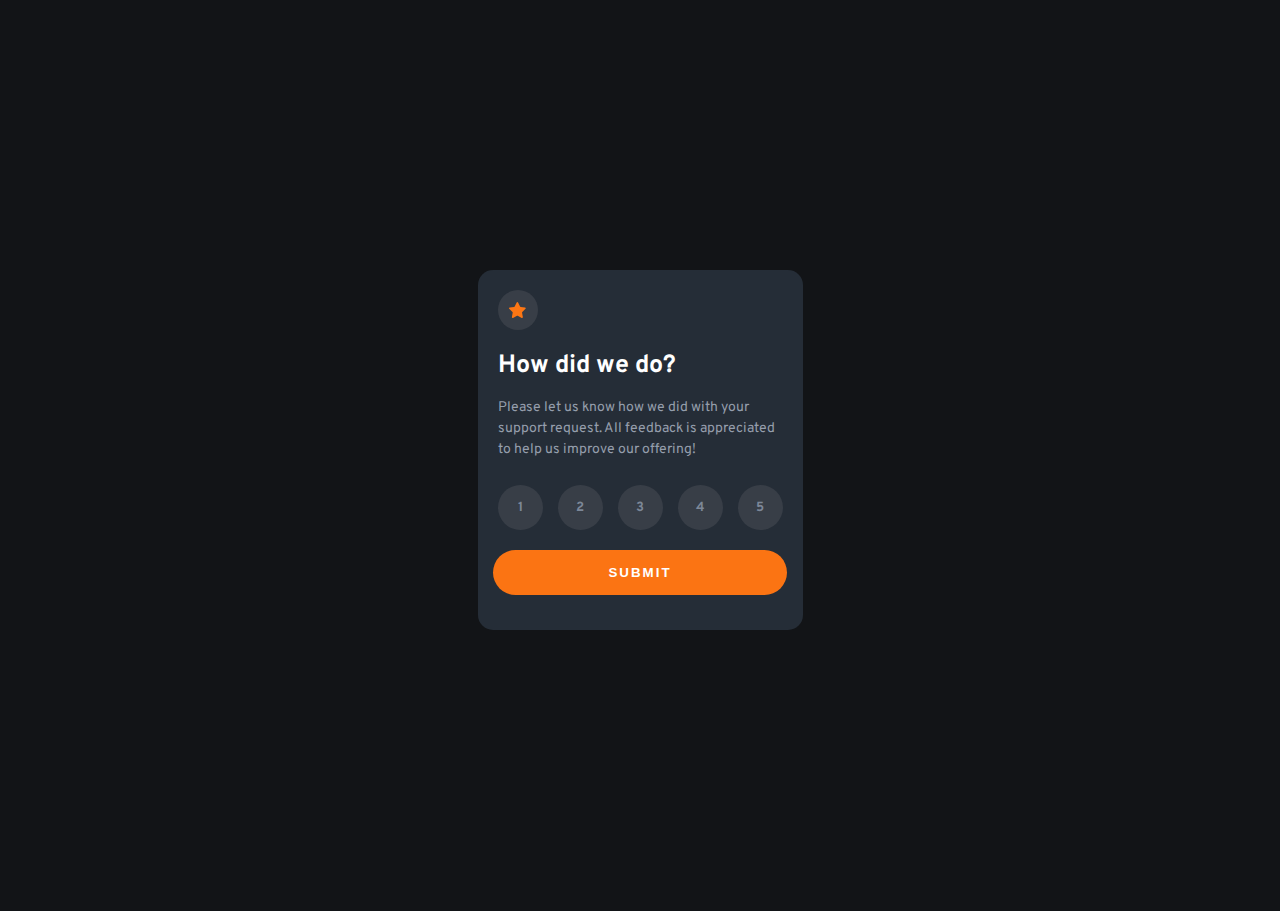
<file: Interactive Rating Component Challenge/index.html>
<!DOCTYPE html>
<html lang="en">
<head>
    <meta charset="UTF-8">
    <meta http-equiv="X-UA-Compatible" content="IE=edge">
    <meta name="viewport" content="width=device-width, initial-scale=1.0">
    <title>Interactive Rating Component</title>

    <!-- google-fonts -->
    <link rel="preconnect" href="https://fonts.googleapis.com">
    <link rel="preconnect" href="https://fonts.gstatic.com" crossorigin>
    <link href="https://fonts.googleapis.com/css2?family=Overpass:wght@400;700&display=swap" rel="stylesheet">

    <link rel="stylesheet" href="style.css">

    <link rel="shortcut icon" href="./images/favicon-32x32.png" type="image/x-icon">
</head>
<body>

    <div class="card-container container">
        <div class="first-scene scene-active">
            <div class="icon">
                <img src="./images/icon-star.svg" class="star-icon">
            </div>

            <div class="content">
                <h1 class="content-title">How did we do?</h1>

                <p class="content-paragraph">
                    Please let us know how we did with your support request. All feedback is appreciated to help us improve our offering!
                </p>
            </div>

            <div class="bottom">
                <div class="buttons">
                    <button class="btn" value="1">1</button>
                    <button class="btn" value="2">2</button>
                    <button class="btn" value="3">3</button>
                    <button class="btn" value="4">4</button>
                    <button class="btn" value="5">5</button>
                </div>
    
                <div class="submit">
                    <button class="submit-button">SUBMIT</button>
                </div>
            </div>
        </div>
        <div class="second-scene">

            <div class="image">
                <img src="./images/illustration-thank-you.svg">
            </div>

            <div class="selected">
                <p class="selected-text">You selected 4 out of 5</p>
            </div>

            <div class="second-content">
                <h1 class="content-title">Thank You!</h1>

                <p class="content-paragraph">We appreciate you taking the time to give a rating. If you ever need more support, don’t hesitate to get in touch!</p>
            </div>
        </div>
    </div>
    


    <script src="app.js"></script>
</body>
</html>
</file>
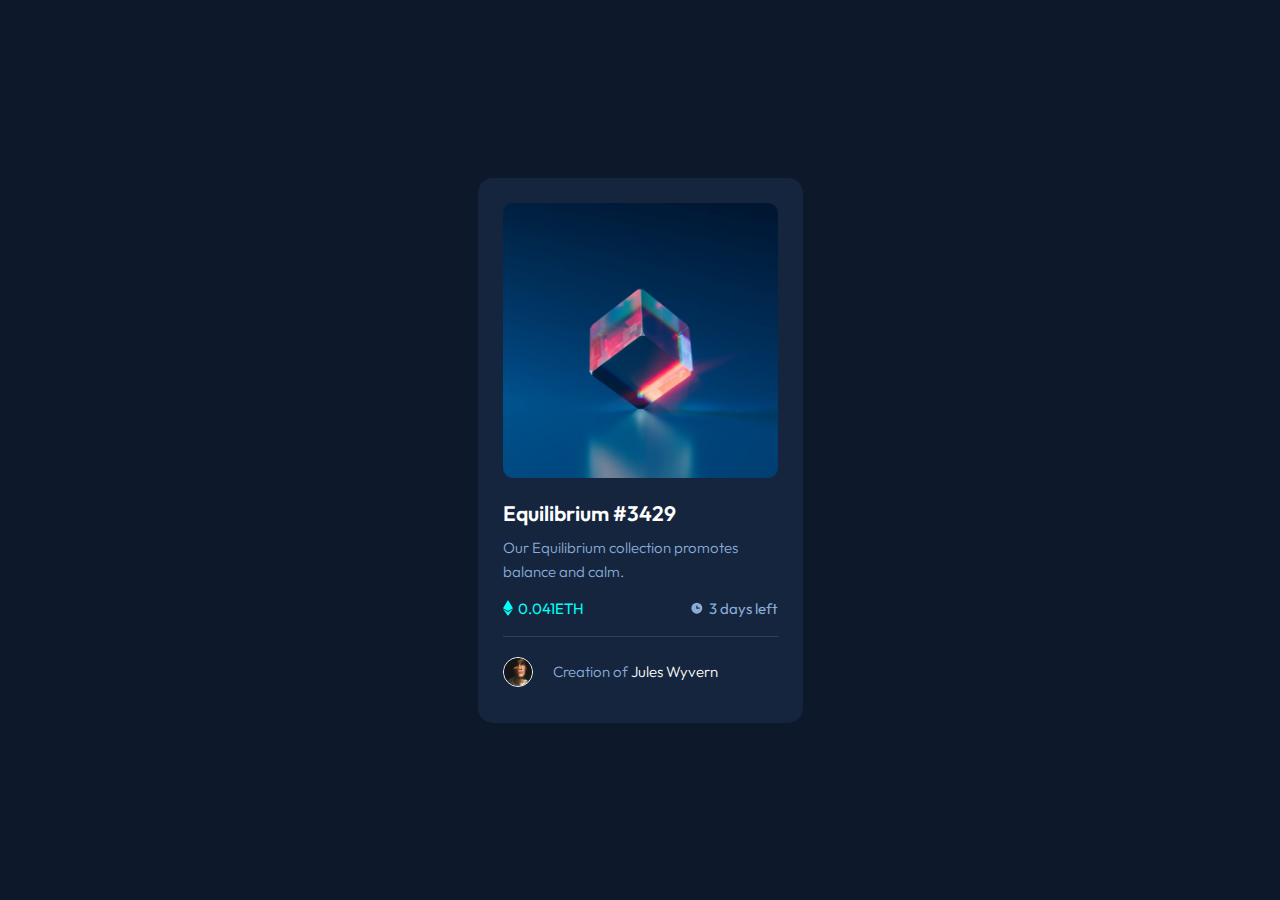
<file: NFT Card Component Challenge/index.html>
<!DOCTYPE html>
<html lang="en">
<head>
    <meta charset="UTF-8">
    <meta http-equiv="X-UA-Compatible" content="IE=edge">
    <meta name="viewport" content="width=device-width, initial-scale=1.0">
    <title>NFT Card Component</title>

    <link rel="shortcut icon" href="./images/favicon-32x32.png" type="image/x-icon">

    <link rel="stylesheet" href="style.css">

    <link rel="preconnect" href="https://fonts.googleapis.com">
    <link rel="preconnect" href="https://fonts.gstatic.com" crossorigin>
    <link href="https://fonts.googleapis.com/css2?family=Outfit:wght@300;400;600&display=swap" rel="stylesheet">

</head>
<body>
    <div class="card container">

        <div class="card-image">
            <img src="./images/image-equilibrium.jpg">
            <div class="overlay"></div>
            <div class="icon">
                <img src="./images/icon-view.svg" class="view">
            </div>
        </div>

        <div class="card-content">
            <div class="content-top">
                <h3 class="title">Equilibrium #3429</h3>

                <p class="content">Our Equilibrium collection promotes balance and calm.</p>

                <div class="flex">
                    <div class="eth flex">
                        <img src="./images/icon-ethereum.svg" class="icon-eth">
                        <p class="eth-data">0.041ETH</p>
                    </div>

                    <div class="time flex">
                        <img src="./images/icon-clock.svg" class="icon-clock">
                        <p class="time-data">3 days left</p>
                    </div>
                </div>
            </div>

            <div class="content-bottom">
                <img src="./images/image-avatar.png" class="avatar">
                <p class="bottom-data">
                    Creation of <span class="white">Jules Wyvern</span>
                </p>
            </div>
        </div>

    </div>
</body>
</html>
</file>
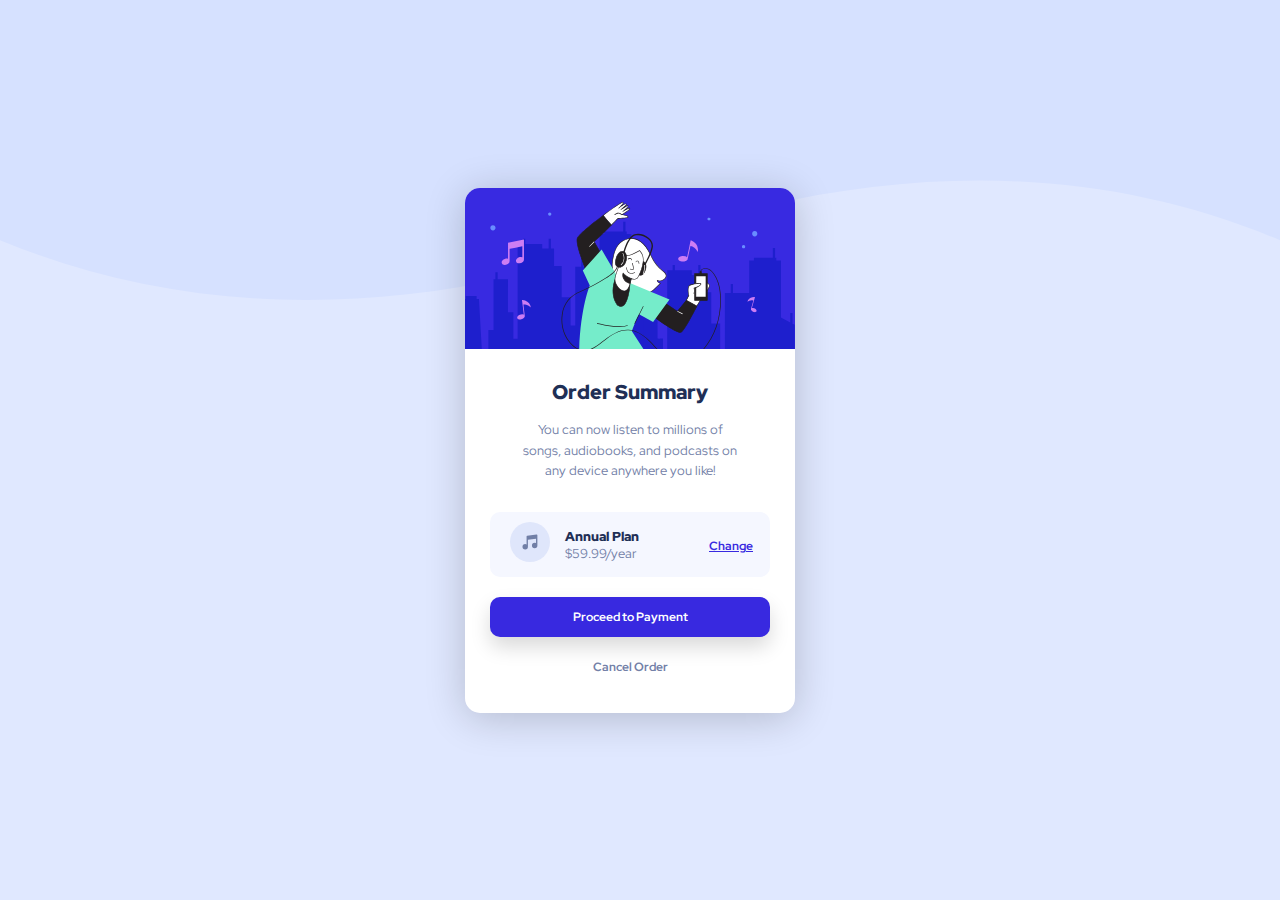
<file: Order Summary Component Challenge/index.html>
<!DOCTYPE html>
<html lang="en">
<head>
    <meta charset="UTF-8">
    <meta http-equiv="X-UA-Compatible" content="IE=edge">
    <meta name="viewport" content="width=device-width, initial-scale=1.0">
    <title>Order Summary Component</title>

    <link rel="shortcut icon" href="./images/favicon-32x32.png" type="image/x-icon">

    <link rel="stylesheet" href="style.css">

    <link rel="preconnect" href="https://fonts.googleapis.com">
    <link rel="preconnect" href="https://fonts.gstatic.com" crossorigin>
    <link href="https://fonts.googleapis.com/css2?family=Red+Hat+Display:wght@500;700;900&display=swap" rel="stylesheet">

</head>
<body>
    
    <div class="card-container">
        <div class="card-image">
            <img src="./images/illustration-hero.svg" class="hero-img">
        </div>

        <div class="card-content container">
            <h2 class="title">Order Summary</h2>

            <p class="content-paragraph">
                You can now listen to millions of songs, audiobooks, and podcasts on any device anywhere you like!
            </p>

            <div class="plan">
                <div class="icon">
                    <img src="./images/icon-music.svg" class="music-icon">
                </div>

                <div class="details">
                    <div class="details-title">
                        <h5>Annual Plan</h5>
                    </div>
                    <div class="details-content">
                        <p>$59.99/year</p>
                    </div>
                </div>

                <div class="change">
                    <a href="#" class="change-link">Change</a>
                </div>
            </div>

            <div class="buttons">
                <button class="btn btn-primary">Proceed to Payment</button>
                <button class="btn">Cancel Order</button>
            </div>

        </div>
    </div>

</body>
</html>
</file>
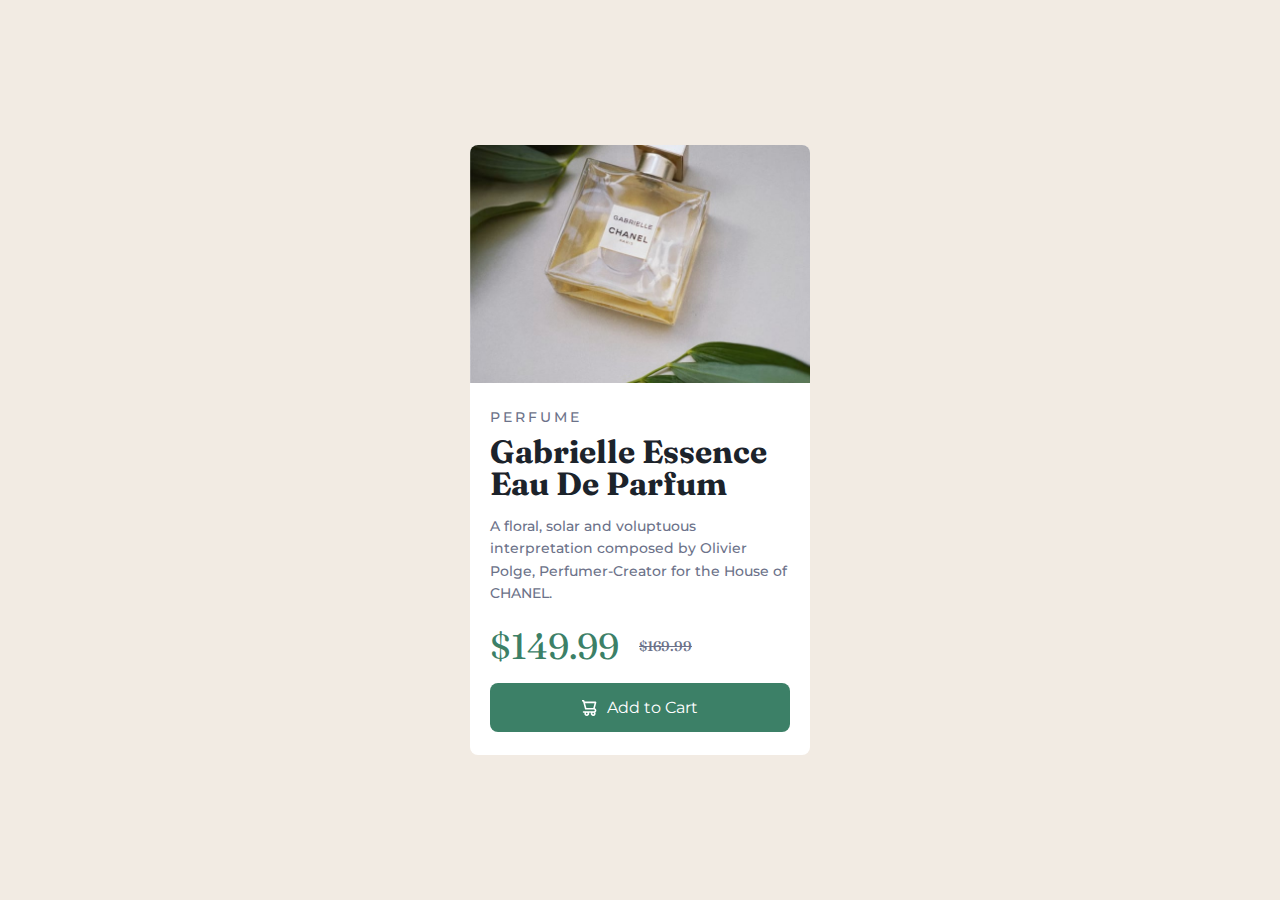
<file: Product Preview Card Challenge/index.html>
<!DOCTYPE html>
<html lang="en">
<head>
    <meta charset="UTF-8">
    <meta http-equiv="X-UA-Compatible" content="IE=edge">
    <meta name="viewport" content="width=device-width, initial-scale=1.0">
    <title>Product Preview Card</title>

    <link rel="stylesheet" href="style.css">

    <!-- google-fonts link -->

    <link rel="preconnect" href="https://fonts.googleapis.com">
    <link rel="preconnect" href="https://fonts.gstatic.com" crossorigin>
    <link href="https://fonts.googleapis.com/css2?family=Fraunces:opsz,wght@9..144,700&family=Montserrat:wght@500;700&display=swap" rel="stylesheet">

    <link rel="shortcut icon" href="/images/icon-cart.svg" type="image/x-icon">

</head>
<body>

    <div class="card-container">
        <div class="image">
            <img src="./images/image-product-desktop.jpg" class="desktop-image">
            <img src="./images/image-product-mobile.jpg" class="mobile-image">
        </div>
        <div class="card-content">
            <h5 class="subtitle">PERFUME</h5>

            <h1 class="title">Gabrielle Essence Eau De Parfum</h1>

            <p class="info">A floral, solar and voluptuous interpretation composed by Olivier Polge, Perfumer-Creator for the House of CHANEL.</p>

            <div class="price">
                <p class="new-price">$149.99</p>
                <p class="old-price">$169.99</p>
            </div>

            <button class="btn">
                <img src="./images/icon-cart.svg" class="icon">
                <span>Add to Cart</span>
            </button>
        </div>
    </div>
    
</body>
</html>
</file>
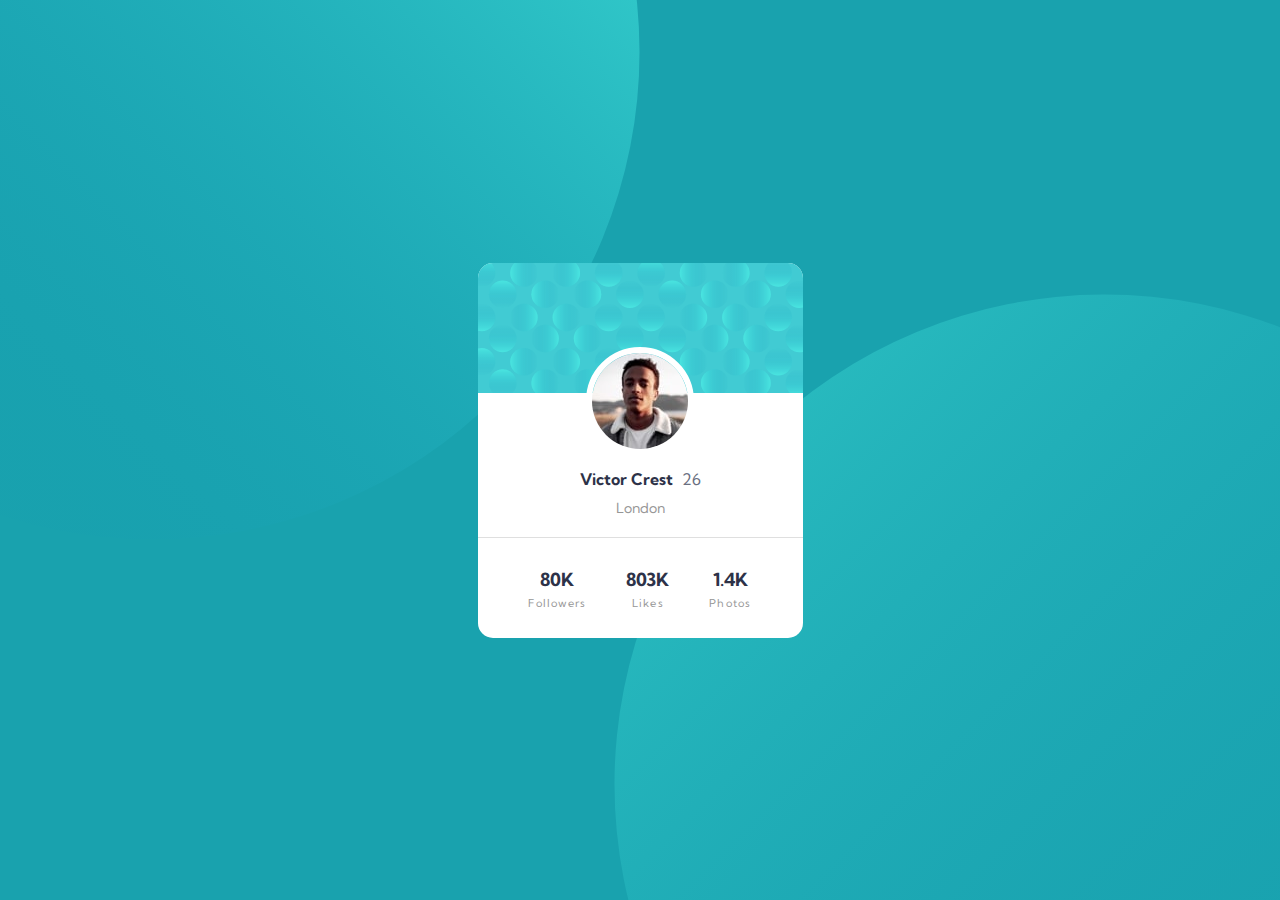
<file: Profile Card Component Challenge/index.html>
<!DOCTYPE html>
<html lang="en">
<head>
    <meta charset="UTF-8">
    <meta http-equiv="X-UA-Compatible" content="IE=edge">
    <meta name="viewport" content="width=device-width, initial-scale=1.0">
    <title>Profile Card Component</title>

    <link rel="shortcut icon" href="./images/favicon-32x32.png" type="image/x-icon">

    <link rel="stylesheet" href="style.css">

    <link rel="preconnect" href="https://fonts.googleapis.com">
    <link rel="preconnect" href="https://fonts.gstatic.com" crossorigin>
    <link href="https://fonts.googleapis.com/css2?family=Kumbh+Sans:wght@400;700&display=swap" rel="stylesheet">

</head>
<body>

    <div class="card-container">  
        <img src="./images/bg-pattern-card.svg" class="card-background">

        <img src="./images/image-victor.jpg" class="profile-pic">

        <div class="card-content">
            <h4 class="name">Victor Crest
                <span class="age">
                    26
                </span>
            </h4>

            <h5 class="city">London</h5>

            <div class="stats">
                <div>
                    <div class="stats-content">80K</div>
                    <div class="stats-title">Followers</div>
                </div>

                <div>
                    <div class="stats-content">803K</div>
                    <div class="stats-title">Likes</div>
                </div>

                <div>
                    <div class="stats-content">1.4K</div>
                    <div class="stats-title">Photos</div>
                </div>
            </div>
        </div>

    </div> 

       
</body>
</html>
</file>
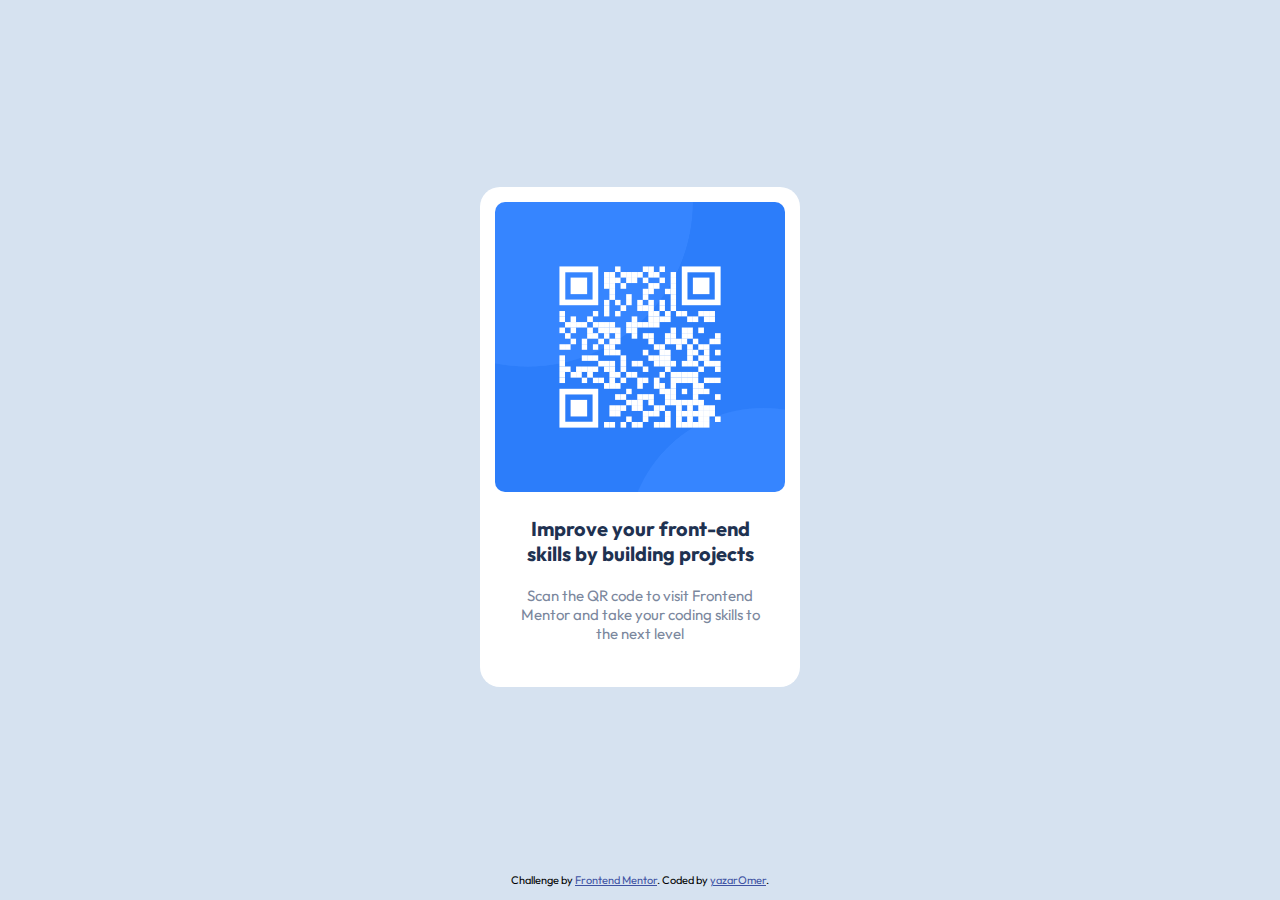
<file: QR Code Challenge/index.html>
<!DOCTYPE html>
<html lang="en">
<head>
  <meta charset="UTF-8">
  <meta name="viewport" content="width=device-width, initial-scale=1.0"> <!-- displays site properly based on user's device -->

  <link rel="icon" type="image/png" sizes="32x32" href="./images/favicon-32x32.png">
  <link rel="stylesheet" href="style.css">

  <link rel="preconnect" href="https://fonts.googleapis.com">
  <link rel="preconnect" href="https://fonts.gstatic.com" crossorigin>
  <link href="https://fonts.googleapis.com/css2?family=Outfit:wght@400;700&display=swap" rel="stylesheet">

  <title>Frontend Mentor | QR code component</title>

</head>
<body>

  <div class="container">
    <div class="card">
      <div class="card__image">
        <img src="images/image-qr-code.png" alt="" class="qrcode">
      </div>

      <div class="card__info">
        <h3 class="info__title">Improve your front-end skills by building projects</h3>
        <p class="info">Scan the QR code to visit Frontend Mentor and take your coding skills to the next level</p>
      </div>
      
    </div>
  </div>
  
  <div class="attribution">
    Challenge by <a href="https://www.frontendmentor.io?ref=challenge" target="_blank">Frontend Mentor</a>. 
    Coded by <a href="#">yazarOmer</a>.
  </div>
</body>
</html>
</file>
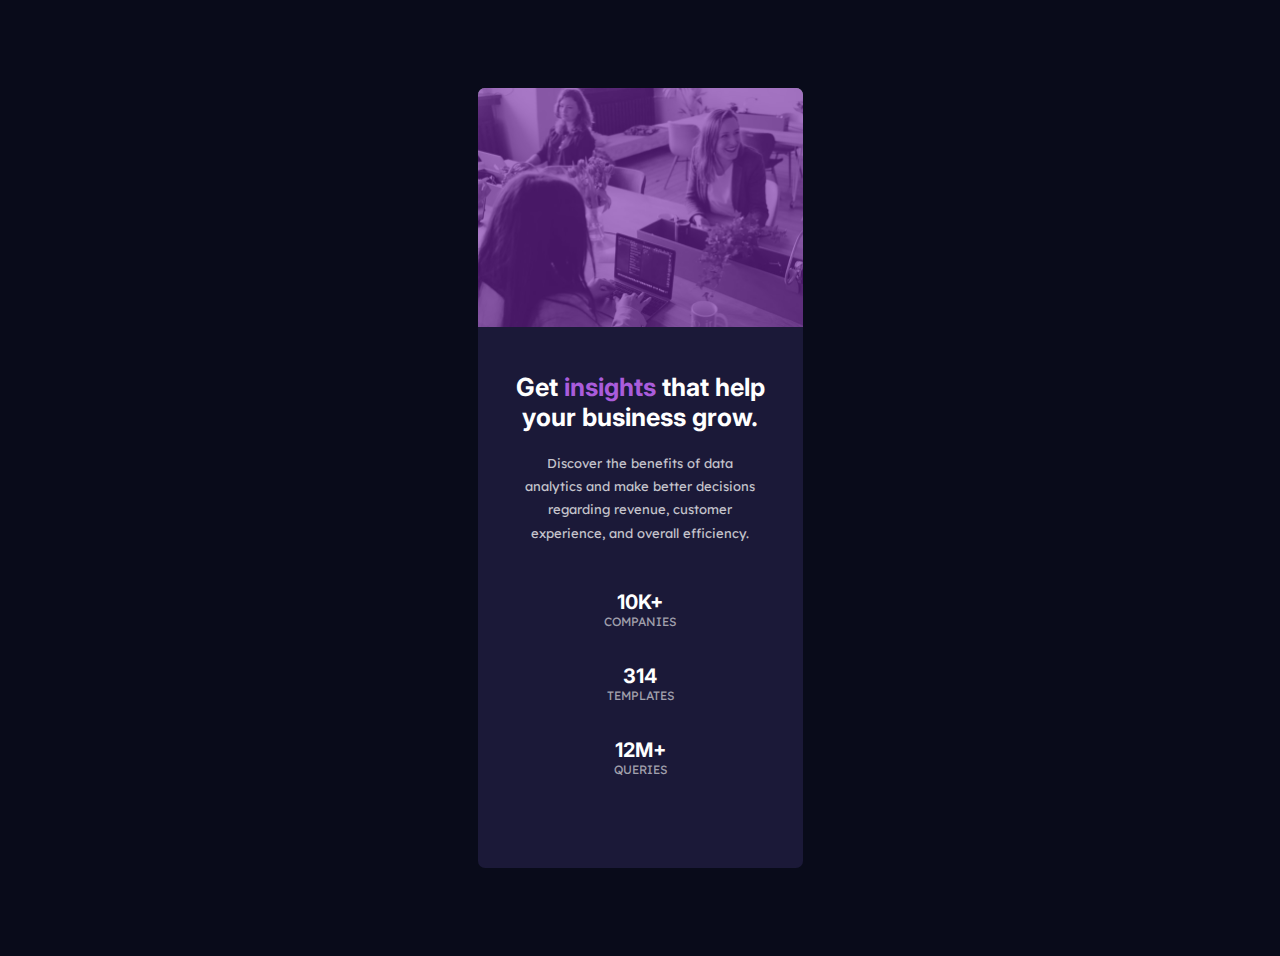
<file: Stats Preview Card Challenge/index.html>
<!DOCTYPE html>
<html lang="en">
<head>
    <meta charset="UTF-8">
    <meta http-equiv="X-UA-Compatible" content="IE=edge">
    <meta name="viewport" content="width=device-width, initial-scale=1.0">
    <title>Stats Preview Card</title>

    <link rel="shortcut icon" href="./images/favicon-32x32.png" type="image/x-icon">

    <!-- google-fonts -->

    <link rel="preconnect" href="https://fonts.googleapis.com">
    <link rel="preconnect" href="https://fonts.gstatic.com" crossorigin>
    <link href="https://fonts.googleapis.com/css2?family=Inter:wght@400;700&family=Lexend+Deca&display=swap" rel="stylesheet">

    <link rel="stylesheet" href="style.css">

</head>
<body>
    
    <div class="card-container">
        <div class="card-image">
            <img src="./images/image-header-desktop.jpg" class="desktop-image">
            <img src="./images/image-header-mobile.jpg" class="mobile-image">
            <div class="overlay"></div>
        </div>

        <div class="card-content">

            <h2 class="content-title">
                Get <span class="colored-text">insights</span> that help your business grow.
            </h2>

            <p class="content-paragraph">
                Discover the benefits of data analytics and make better decisions regarding revenue, customer 
                experience, and overall efficiency.
            </p>

            <div class="features">
                <div class="companies">
                    <h3 class="features-text">10K+</h3>
                    <p class="features-title">COMPANIES</p>
                </div>

                <div class="templates">
                    <h3 class="features-text">314</h3>
                    <p class="features-title">TEMPLATES</p>
                </div>

                <div class="queries">
                    <h3 class="features-text">12M+</h3>
                    <p class="features-title">QUERIES</p>
                </div>
            </div>

        </div>
    </div>

</body>
</html>
</file>
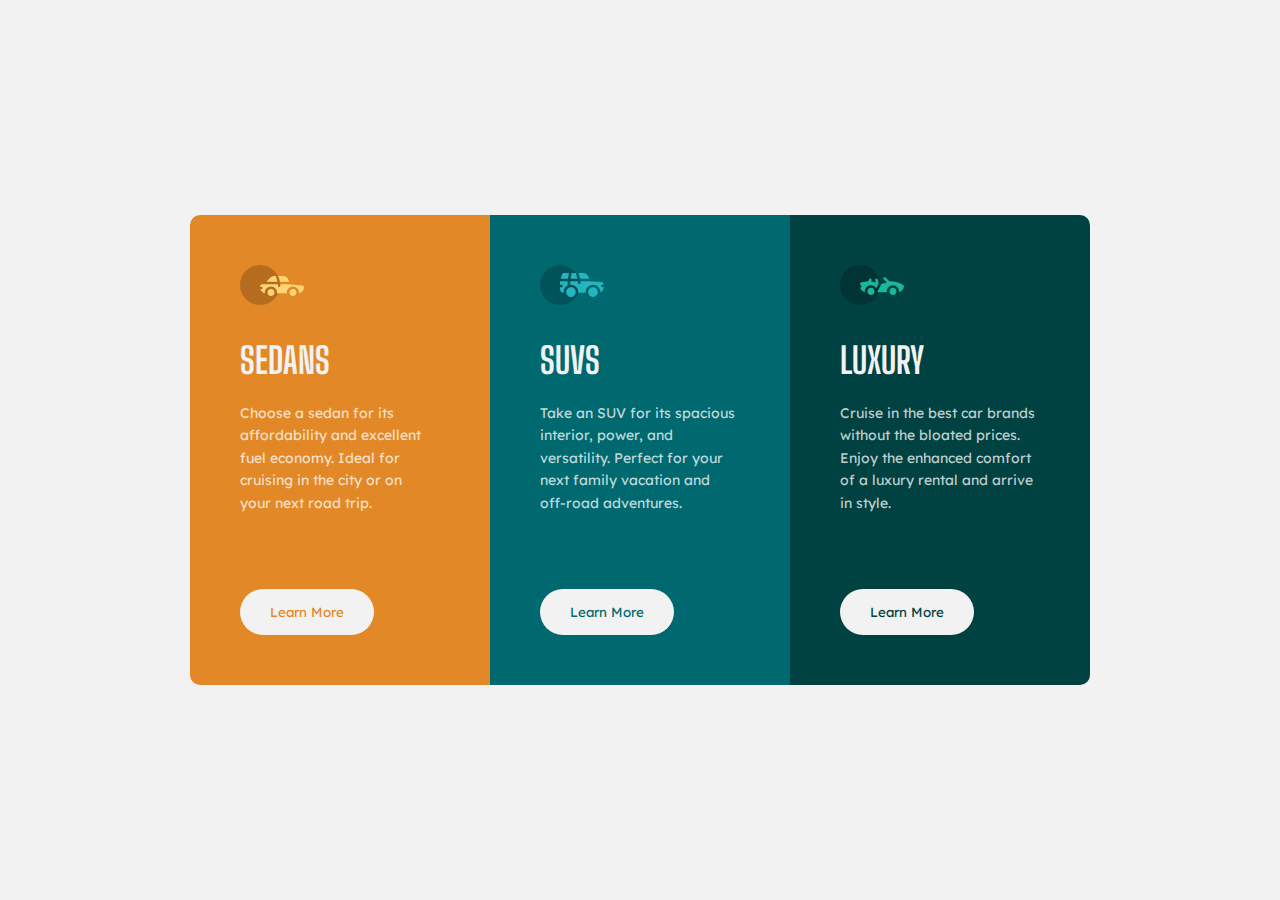
<file: Three Column Preview Card Challenge/index.html>
<!DOCTYPE html>
<html lang="en">
<head>
    <meta charset="UTF-8">
    <meta http-equiv="X-UA-Compatible" content="IE=edge">
    <meta name="viewport" content="width=device-width, initial-scale=1.0">
    <title>3 Column Preview Card Challenge</title>

    <link rel="shortcut icon" href="./images/favicon-32x32.png" type="image/x-icon">

    <link rel="stylesheet" href="style.css">

    <link rel="preconnect" href="https://fonts.googleapis.com">
    <link rel="preconnect" href="https://fonts.gstatic.com" crossorigin>
    <link href="https://fonts.googleapis.com/css2?family=Big+Shoulders+Display:wght@700&family=Lexend+Deca&display=swap" rel="stylesheet">

</head>
<body>
    

    <div class="card-container orange">
        <div class="icon">
            <img src="./images/icon-sedans.svg" >
        </div>

        <h1 class="title">SEDANS</h1>

        <p class="content">
            Choose a sedan for its affordability and excellent fuel economy. Ideal for cruising in the city or on your next road trip.
        </p>

        <button class="btn">Learn More</button>
    </div>

    <div class="card-container blue">
        <div class="icon">
            <img src="./images/icon-suvs.svg" >
        </div>

        <h1 class="title">SUVS</h1>

        <p class="content">
            Take an SUV for its spacious interior, power, and versatility. Perfect for your next family vacation and off-road adventures.
        </p>

        <button class="btn">Learn More</button>
    </div>

    <div class="card-container green">
        <div class="icon">
            <img src="./images/icon-luxury.svg" >
        </div>

        <h1 class="title">LUXURY</h1>

        <p class="content">
            Cruise in the best car brands without the bloated prices. Enjoy the enhanced comfort of a luxury rental and arrive in style.
        </p>

        <button class="btn">Learn More</button>
    </div>

</body>
</html>
</file>
<file: Interactive Rating Component Challenge/style.css>
*,
*::before,
*::after {
    padding: 0;
    margin: 0;
    box-sizing: border-box;
}

li { list-style: none; }

a { text-decoration: none; }

button {
    border: none;
    outline: none;
    background: none;
}

:root {
    /* colors */

        /* primary */
        --orange: hsl(25, 97%, 53%);

        /* secondary */
        --white: hsl(0, 0%, 100%);
        --Light-grey: hsl(217, 12%, 63%);
        --medium-grey: hsl(216, 12%, 54%);
        --secondary-medium-grey: hsl(216, 12%, 25%);
        --dark-blue: hsl(213, 19%, 18%);
        --very-dark-blue: hsl(216, 12%, 8%);
}

body {
    font-family: 'Overpass', sans-serif;
    display: flex;
    align-items: center;
    justify-content: center;
    height: 100vh;
    font-size: 15px;
    background-color: var(--very-dark-blue);
}

@media screen and (min-width: 375px) {
    .first-scene,
    .second-scene {
        display: none;
        visibility: hidden;
    }



    .scene-active {
        display: block;
        visibility: visible;
    }

    .icon {
        width: 40px;
        height: 40px;
        border-radius: 50%;
        background-color: var(--secondary-medium-grey);
        display: flex;
        align-items: center;
        justify-content: center;
        margin-block-start: 20px;
    }


    .container { padding-inline: 20px; }

    .card-container {
        width: 325px;
        height: 360px;
        background-color: var(--dark-blue);
        border-radius: 15px;
    }

    .content-title {
        color: var(--white);
        font-weight: 700;
        font-size: 25px;
        margin-block-start: 20px;
    }

    .content-paragraph {
        font-weight: 400;
        color: var(--Light-grey);
        max-width: 295px;
        font-size: 14px;
        line-height: 1.5;
        margin-block-start: 15px;
    }

    .bottom {
        display: flex;
        flex-direction: column;
        align-items: center;
    }

    .buttons {
        margin-block-start: 25px;
        display: flex;
        align-items: center;
        justify-content: center;
        gap: 15px;
    }

    .btn {
        width: 45px;
        height: 45px;
        background-color: var(--secondary-medium-grey);
        border-radius: 50%;
        color: var(--medium-grey);
        font-family: inherit;
        font-weight: 700;
        cursor: pointer;
        transition: .15s ease-in-out;
    }

    .btn.selected {
        background-color: var(--medium-grey);
        color: var(--white);
        margin-top: 0;
        border-radius: 50%;
    }

    .btn:hover {
        background-color: var(--orange);
        color: var(--white);
    }

    .submit-button {
        background-color: var(--orange);
        padding: 15px 115px;
        border-radius: 30px;
        color: var(--white);
        font-weight: 700;
        letter-spacing: 2px;
        margin-block-start: 20px;
        cursor: pointer;   
        transition: .15s ease-in-out;
    }

    .submit-button:hover {
        background-color: var(--white);
        color: var(--orange);
    }

    .second-scene {
        display: flex;
        flex-direction: column;
        align-items: center;
    }

    .image {
        width: 100%;
        display: flex;
        align-items: center;
        justify-content: center;
        margin-block-start: 30px;
    }

    .image img {
        width: 140px;
        height: auto;
    }

    .selected {
        color: var(--orange);
        background-color: var(--secondary-medium-grey);
        padding: 7px 15px;
        border-radius: 20px;
        margin-block-start: 20px;
    }

    .second-content {
        text-align: center;
    }

    .second-content .content-title {
        margin-block-start: 30px;
    }
}

@media screen and (min-width: 1440px) {
    .card-container {
        width: 410px;
        height: 415px;
    }

    .container {
        padding-inline: 35px;
    }

    .icon {
        width: 50px;
        height: 50px;
        margin-block-start: 30px;
    }

    .content-title {
        font-size: 30px;
        margin-block-start: 30px;
    }

    .content-paragraph {
        max-width: 340px;
    }

    .btn {
        width: 50px;
        height: 50px;
    }

    .buttons {
        gap: 20px;
    }

    .submit-button {
        padding: 17px 130px;
        margin-block-start: 25px;
    }
}
</file>
<file: NFT Card Component Challenge/style.css>
*,
*::before,
*::after {
    padding: 0;
    margin: 0;
    box-sizing: border-box;
}

img {
    height: auto;
    width: 100%;
    border-radius: 10px;
}

:root {

    /* primary colors */
    --soft-blue: hsl(215, 51%, 70%);
    --cyan: hsl(178, 100%, 50%);

    /* secondary colors */
    --very-dark-blue-main-bg: hsl(217, 54%, 11%);
    --very-dark-blue-card-bg: hsl(216, 50%, 16%);
    --very-dark-blue-line: hsl(215, 32%, 27%);
    --white: hsl(0, 0%, 100%);

}

html {
    font-size: 18px;
}

body {
    font-family: 'Outfit', sans-serif;
    background-color: var(--very-dark-blue-main-bg);
    display: flex;
    align-items: center;
    justify-content: center;
    height: 100vh;
}

.container {
    padding: 25px;
}

.card {
    width: 325px;
    height: 545px;
    background-color: var(--very-dark-blue-card-bg);
    border-radius: 15px;
}

.card-image {
    max-width: 275px;
}

.content-top {
    border-bottom: 1px solid var(--very-dark-blue-line);
}

.title {
    color: var(--white);
    font-weight: 600;
    margin-block-start: 17px;
    margin-block-end: 10px;
}

.content {
    color: var(--soft-blue);
    font-weight: 300;
    font-size: 15px;
    line-height: 1.6;
    margin-block-end: 15px;
}

.eth-data {
    color: var(--cyan);
    font-size: 15px;
    margin-left: 5px;
}

.time-data {
    color: var(--soft-blue);
    margin-left: 5px;
    font-size: 15px;
}

.flex {
    display: flex;
    align-items: center;
    justify-content: space-between;
    margin-block-end: 9px;
}

.icon-eth {
    width: 10px;
    height: auto;
}

.icon-clock {
    width: 14px;
    height: auto;
}

.content-bottom {
    display: flex;
    align-items: center;
    padding-block: 20px;
}

.bottom-data {
    color: var(--soft-blue);
    font-weight: 300;
    font-size: 15px;
    margin-left: 20px;
}

.avatar {
    width: 30px;
    border-radius: 50%;
    border: 1px solid var(--white);
}

.white {
    color: var(--white);
}

.card-image {
    position: relative;
    cursor: pointer;
}

.card-image:hover .overlay{
    opacity: 0.6;
}
.card-image:hover .view {
    opacity: 1;
}

:is(.title, .white):hover {
    color: var(--cyan);
    transition: .2s ease-in-out;
    cursor: pointer;
}

.overlay {
    position: absolute;
    top: 0;
    right: 0;
    bottom: 0;
    left: 0;
    background-color: var(--cyan);
    opacity: 0;
    border-radius: 10px;
    max-height: 275px;
    display: flex;
    align-items: center;
    justify-content: center;
    transition: .2s ease-in-out;
}

.view {
    width: 50px;
    position: absolute;
    top: 50%;
    left: 50%;
    transform: translate(-50%, -50%);
    opacity: 0;
    transition: .2s ease-in-out;
}
</file>
<file: Order Summary Component Challenge/style.css>
*,
*::before,
*::after {
    padding: 0;
    margin: 0;
    box-sizing: border-box;
}

li { list-style: none; }

a { text-decoration: none; }

button {
    outline: none;
    border: none;
    background: none;
    font: inherit;
}

img {
    width: 100%;
    height: auto;
}

:root {

    /* colors primary  */
    --pale-blue: hsl(225, 100%, 94%);
    --bright-blue: hsl(245, 75%, 52%);

    /* colors secondary */
    --very-pale-blue: hsl(225, 100%, 98%);
    --desaturated-blue: hsl(224, 23%, 55%);
    --dark-blue: hsl(223, 47%, 23%);

}

body {
    display: flex;
    align-items: center;
    justify-content: center;
    height: 100vh;
    background: url(./images/pattern-background-desktop.svg), var(--pale-blue);
    background-size: 100% 300px;
    background-position: top;
    background-repeat: no-repeat;
    font-family: 'Red Hat Display', sans-serif;
}

.card-container {
    width: 350px;
    height: 525px;
    border-radius: 15px;
    background-color: white;
    box-shadow: 0px 5px 40px rgba(0,0,0,0.2);
}

.hero-img {
    overflow: hidden;
    border-top-left-radius: 15px;
    border-top-right-radius: 15px;
}

.container { padding-inline: 35px; }

.card-content {
    display: flex;
    flex-direction: column;
    align-items: center;
    text-align: center;
}

.title {
    margin-block-start: 20px;
    font-weight: 900;
    color: var(--dark-blue);
}

.content-paragraph {
    font-size: 13px;
    color: var(--desaturated-blue);
    margin-block-start: 10px;
    line-height: 1.6;
}

.plan {
    width: 100%;
    height: 65px;
    border-radius: 10px;
    background-color: var(--very-pale-blue);
    margin-block-start: 20px;
    display: flex;
    align-items: center;
}

.music-icon {
    width: 40px;
    height: 40px;
    margin: 0 15px 0 20px;
}

.details {
    display: flex;
    flex-direction: column;
    align-items: flex-start;
}

.details-title h5 {
    color: var(--dark-blue);
    font-weight: 900;
}

.details-content p {
    color: var(--desaturated-blue);
    font-size: 13px;
}

.change-link {
    margin-left: 70px;
    color: var(--bright-blue);
    font-size: 12px;
    font-weight: 700;
    text-decoration: underline;
    transition: .2s ease-in-out;
}

.buttons {
    display: flex;
    flex-direction: column;
    align-items: center;
    gap: 10px;
    margin-block-start: 20px;
    width: 100%;
}

.btn {
    font-size: 12px;
    font-weight: 700;
    padding: 12px 70px;
    border-radius: 10px;
    width: 100%;
    color: var(--desaturated-blue);
    transition: .2s ease-in-out;
    cursor: pointer;
}

.btn:hover {
    color: var(--dark-blue);
}

.btn-primary {
    background-color: var(--bright-blue);
    color: white;
    box-shadow: 0 10px 20px rgba(0,0,0,0.15);
}

.btn-primary:hover
    {
    background-color: hsl(245, 83%, 68%);
    color: white;
}

.change-link:hover {
    color: hsl(245, 83%, 68%);
    text-decoration: none;
}

@media screen and (min-width: 375px) {

    body {
        display: flex;
        align-items: center;
        height: 100vh;
    }

    .card-container {
        width: 330px;
        margin-right: 20px;
    }

    .content-paragraph {
        width: 215px;
    }

    .container {
        padding-inline: 25px;
    }

    .title {
        font-size: 20px;
        margin-block-start: 25px;
    }

    .content-paragraph {
        margin-block-start: 15px;
    }

    .plan {
        margin-block-start: 30px;
    }
}
</file>
<file: Product Preview Card Challenge/style.css>
*,
*::before,
*::after {
    padding: 0;
    margin: 0;
    box-sizing: border-box;
}

li { list-style: none; }

a {
    text-decoration: none;
    color: inherit;
}

img {
    width: 100%;
    height: auto;
}

button {
    background: none;
    border: none;
    font: inherit;
    cursor: pointer;
  }

:root {
    /* colors */

    /* primary */

    --dark-cyan: hsl(158, 36%, 37%);
    --cream: hsl(30, 38%, 92%);

    /* neutral */

    --very-dark-blue: hsl(212, 21%, 14%);
    --dark-grayish-blue: hsl(228, 12%, 48%);
    --white: hsl(0, 0%, 100%);

    --ff-primary: 'Fraunces', serif;
    --ff-secondary: 'Montserrat', sans-serif;
}

body { 
    background-color: var(--cream);
    height: 100vh;
    display: flex;
    align-items: center;
    justify-content: center;
}

.card-container {
    width: 340px;
    height: 610px;
    background-color: var(--white);
    border-radius: 8px;
}

.mobile-image,
.desktop-image {
    border-top-left-radius: 8px;
    border-top-right-radius: 8px;
}

.card-content {
    padding: 25px 20px;
}

.subtitle,
.info,
.btn {
    font-family: var(--ff-secondary);
}

.title,
.new-price,
.old-price {
    font-family: var(--ff-primary);
}

.subtitle {
    letter-spacing: 3px;
    margin-block-end: 10px;
}

.title {
    line-height: 1;
    margin-block-end: 15px;
}

.info {
    line-height: 1.6;
    margin-block-end: 20px;
    font-weight: 700;
}

.new-price {
    margin-right: 20px;
}

.old-price {
    text-decoration: line-through;
}

.price {
    display: flex;
    align-items: center;
    margin-block-end: 15px;
}

.subtitle,
.info,
.old-price {
    color: var(--dark-grayish-blue);
    font-weight: 500;
    font-size: 14px;
}

.new-price {
    font-size: 36px;
    color: var(--dark-cyan);
}

.title {
    color: var(--very-dark-blue);
}

.btn {
    background-color: var(--dark-cyan);
    padding: 15px 90px;
    border-radius: 8px;
    width: 100%;
    color: var(--white);
    transition: .2s ease-in-out;
    display: flex;
    align-items: center;
    justify-content: center;
}

.btn:hover {
    background-color: var(--very-dark-blue);
}

.icon {
    width: 15px;
    margin-right: 10px;
}



/* media quaries */

@media screen and (min-width: 375px) {
    
    .mobile-image {
        display: block;
    }

    .desktop-image {
        display: none;
    }

}

@media screen and (min-width: 1440px) {
    
    .mobile-image {
        display: none;
    }

    .desktop-image {
        display: block;
        border-radius: 8px 0 0 8px;
    }

    .card-container {
        width: 600px;
        height: 450px;
        display: flex;
    }

    .image {
        width: 300px;
        height: 450px;
    }

    .card-content {
        width: 300px;
        height: 450px;
        padding: 30px;
    }

    .subtitle {
        margin-block-end: 25px;
    }

    .title {
        margin-block-end: 25px;
    }

    .btn {
        all: unset;
        background-color: var(--dark-cyan);
        color: var(--white);
        border-radius: 8px;
        width: 100%;
        display: flex;
        align-items: center;
        justify-content: center;
        padding: 15px 0px;
        transition: .2s ease-in-out;
        font-family: var(--ff-secondary);
        font-weight: 700;
        font-size: 14px;
    }

    .price {
        margin-block-end: 25px;
    }
}
</file>
<file: Profile Card Component Challenge/style.css>
*,
*::before,
*::after {
    padding: 0;
    margin: 0;
    box-sizing: border-box;
}

img {
    height: auto;
}

:root {
    /* colors */
        /* primary */
        --dark-cyan: hsl(185, 75%, 39%);
        --very-dark-desaturated-blue: hsl(229, 23%, 23%);
        --dark-grayish-blue: hsl(227, 10%, 46%);

        /* secondary */
        --dark-gray: hsl(0, 0%, 59%);
}

body {
    font-family: 'Kumbh Sans', sans-serif;
    display: flex;
    justify-content: center;
    align-items: center;
    height: 100vh;
    background-color: var(--dark-cyan);
    background-image: url(./images/bg-pattern-top.svg), url(./images/bg-pattern-bottom.svg);
    background-repeat: no-repeat, no-repeat;
    background-position: right 45vw bottom 47vh, left 41vw top 95vw;
}


.card-container {
    width: 325px;
    height: 375px;
    border-radius: 15px;
    background-color: white;
    overflow: hidden;
}

.card-background {
    height: 130px;
    width: 100%;
}

.profile-pic {
    border-radius: 50%;
    border: 5px solid white;
    overflow: hidden;
    position: relative;
    top: -50px;
    left: 50%;
    transform: translate(-50%, 0);  
}

.card-content {
    display: flex;
    flex-direction: column;
    align-items: center;
    transform: translateY(-50px);
}

.stats {
    display: flex;
    align-items: center;
    justify-content: center;
    gap: 40px;
}

.name,
.stats-content {
    font-weight: 700;
    color: var(--very-dark-desaturated-blue);
}

h4 span {
    color: var(--dark-grayish-blue);
    font-weight: 400;
    margin-left: 5px;
}

.city {
    color: var(--dark-gray);
    font-weight: 400;
    font-size: 14px;
}

.name {
    margin-block: 10px;
    
}

.stats {
    padding-block: 30px;
    width: 100%;
    position: relative;
    bottom: -20px;
    border-top: 1px solid rgba(150, 150, 150, 0.3);
}

.stats div {
    display: flex;
    flex-direction: column;
    align-items: center;
    gap: 5px;
}

.stats-title {
    color: var(--dark-gray);
    font-size: 11px;
    letter-spacing: 1.2px;
}

.stats-content {
    font-size: 18px;
}


@media screen and (min-width: 900px) {
    body {
        background-image: url(./images/bg-pattern-top.svg), url(./images/bg-pattern-bottom.svg);
        background-repeat: no-repeat, no-repeat;
        background-position: right 50vw bottom 40vh, left 48vw top 23vw;
    }

    .profile-pic {
        border: 6px solid white;
    }
}
</file>
<file: QR Code Challenge/style.css>
*,
*::before,
*::after {
    margin: 0;
    padding: 0;
    box-sizing: border-box;
}

:root {
    --White: hsl(0, 0%, 100%);
    --Light-gray: hsl(212, 45%, 89%);
    --Grayish-blue: hsl(220, 15%, 55%);
    --Dark-blue: hsl(218, 44%, 22%);

    --Font-size: 15px;
}

body {
    font-family: 'Outfit', sans-serif;
}

.container {
    background-color: var(--Light-gray);
    width: 100%;
    height: 97vh;
    display: flex;
    align-items: center;
    justify-content: center;
}

.card {
    width: 320px;
    height: 500px;
    background-color: var(--White);
    border-radius: 20px;
    padding: 15px;
}

.qrcode {
    width: 100%;
    border-radius: 10px;
}

.card__info {
    margin-top: 20px;
    text-align: center;
    display: flex;
    flex-direction: column;
    justify-content: center;
    align-items: center;
}

.info__title {
    color: var(--Dark-blue);
    margin-bottom: 20px;
    font-weight: 700;
    padding: 0 15px;
    font-size: 20px;
}

.info {
    color: var(--Grayish-blue);
    font-size: var(--Font-size);
    padding: 0 15px;
}

.attribution {
    font-size: 11px; text-align: center;
    background-color: var(--Light-gray);
    height: 3vh;
}
.attribution a {
    color: hsl(228, 45%, 44%);
}
</file>
<file: Stats Preview Card Challenge/style.css>
*,
*::before,
*::after {
    padding: 0;
    margin: 0;
    box-sizing: border-box;
}

li { list-style: none; }

a { text-decoration: none; }

button {
    border: none;
    background: none;
    outline: none;
}

img {
    /* width: 100%; */
    height: auto;
}

:root {

    /* primary colors */
    --very-dark-blue: hsl(233, 47%, 7%);
    --dark-desaturated-blue: hsl(244, 38%, 16%);
    --soft-violer: hsl(277, 64%, 61%);
    --image-overlay: hsl(277, 64%, 40%);

    /* neutral colors */
    --white: hsl(0, 0%, 100%);
    --slightly-transparent-white: hsla(0, 0%, 100%, 0.75);
    --more-slightly-transparent-white: hsla(0, 0%, 100%, 0.6);

    /* font-families */

    --ff-primary: 'Inter', sans-serif;
    --ff-secondary: 'Lexend Deca', sans-serif;
}

body {
    background-color: var(--very-dark-blue);
    display: flex;
    align-items: center;
    justify-content: center;
    height: 956px;
}






@media screen and (min-width: 375px) {
    .desktop-image {
        display: none;
    }

    .mobile-image {
        display: block;
        width: 100%;
    }
    
    .card-image {
        position: relative;
    }
    
    .overlay {
        position: absolute;
        top: 0;
        right: 0;
        left: 0;
        bottom: 0;
        background-color: var(--image-overlay);
        opacity: 0.6;
    }
    
    .card-container {
        height: 780px;
        width: 325px;
        background-color: var(--dark-desaturated-blue);
        border-radius: 7px;
        overflow: hidden;
    }
    
    
    .content-title,
    .features-text {
        color: var(--white);
        font-family: var(--ff-primary);
        font-weight: 700;
    }
    
    .colored-text {
        color: var(--soft-violer);
    }
    
    .content-paragraph {
        color: var(--slightly-transparent-white);
        font-family: var(--ff-secondary);
        font-size: 13px;
        font-weight: 400;
        max-width: 240px;
        text-align: center;
        line-height: 1.8;
        margin-block-end: 45px;
    }
    
    .card-content {
        display: flex;
        flex-direction: column;
        align-items: center;
    }
    
    .content-title {
        max-width: 250px;
        text-align: center;
        margin-block-start: 45px;
        margin-block-end: 20px;
        font-size: 25px;
    }
    
    .features {
        display: flex;
        flex-direction: column;
        align-items: center;
        text-align: center;
    }
    
    .companies,
    .templates {
        margin-block-end: 35px;
    }
    
    .features-title {
        color: var(--more-slightly-transparent-white);
        font-size: 12px;
        font-family: var(--ff-secondary);
    }
    
    .features-text {
        font-size: 20px;
    }
}

@media screen and (min-width: 1440px) {
    .desktop-image {
        display: block;
    }

    .mobile-image {
        display: none;
    }

    .card-container {
        width: 1110px;
        height: 445px;
        display: flex;
        flex-direction: row-reverse;
    }

    .card-content {
        padding: 30px 80px;
        height: 446px;
        width: 100%;
        align-items: flex-start;
    }

    .content-title {
        font-size: 35px;
        text-align: left;
        max-width: 400px;
        margin-block-end: 30px;
    }

    .content-paragraph {
        text-align: left;
        max-width: 350px;
        margin-block-end: 70px;
    }

    .features {
        flex-direction: row;
        align-items: center;
        gap: 50px;
    }

    .features-text {
        margin-block-end: 5px;
        font-size: 25px;
    }

    .companies,
    .templates {
        margin-block-end: 0;
    }
}
</file>
<file: Three Column Preview Card Challenge/style.css>
*,
*::before,
*::after {
    padding: 0;
    margin: 0;
    box-sizing: border-box;
}

button {
    outline: none;
    background: none;
    border: none;
}

li { list-style: none; }

a { text-decoration: none; }

:root {

    /* colors */

        /* primary */
        --bright-orange: hsl(31, 77%, 52%);
        --dark-cyan: hsl(184, 100%, 22%);
        --very-dark-cyan: hsl(179, 100%, 13%);

        /* secondary */
        --transparent-white: hsla(0, 0%, 100%, 0.75);
        --very-light-gray: hsl(0, 0%, 95%);

    /* fonts */

    --ff-title: 'Big Shoulders Display', cursive;
    --ff-default: 'Lexend Deca', sans-serif;
}

body {
    display: flex;
    flex-direction: column;
    align-items: center;
    justify-content: center;
    font-size: 15px;
    background-color: var(--very-light-gray);
    height: 200vh;
}

.card-container {
    width: 325px;
    height: 440px;
    background-color: var(--bright-orange);
    padding: 50px;
}

.orange {
    border-top-left-radius: 10px;
    border-top-right-radius: 10px;
}

.blue {
    background-color: var(--dark-cyan);
}

.green {
    background-color: var(--very-dark-cyan);
    border-bottom-left-radius: 10px;
    border-bottom-right-radius: 10px;
}

.icon {
    margin-block-end: 30px;
}

.title {
    font-family: var(--ff-title);
    color: var(--very-light-gray);
    font-size: 36px;
    margin-block-end: 20px;
}

.content {
    font-family: var(--ff-default);
    color: var(--transparent-white);
    line-height: 1.6;
    margin-block-end: 30px;
}

.btn {
    background-color: var(--very-light-gray);
    font-family: var(--ff-default);
    padding: 15px 30px;
    border-radius: 50px;
    cursor: pointer;
    transition: .2s all ease-in;
}

.orange .btn { color: var(--bright-orange); }

.orange .btn:hover {
    background-color: var(--bright-orange);
    border: 2px solid white;
    color: var(--very-light-gray);
}

.blue .btn { color: var(--dark-cyan); }

.blue .btn:hover {
    background-color: var(--dark-cyan);
    border: 2px solid white;
    color: var(--very-light-gray);
}

.green .btn { color: var(--very-dark-cyan); }

.green .btn:hover {
    background-color: var(--very-dark-cyan);
    border: 2px solid white;
    color: var(--very-light-gray);
}

@media screen and (min-width: 900px) {

    body {
        display: flex;
        flex-direction: row;
        align-items: center;
        justify-content: center;
        font-size: 15px;
        background-color: var(--very-light-gray);
        height: 100vh;
    }

    .card-container {
        width: 300px;
        height: 470px;
    }

    .orange {
        border-top-left-radius: 10px;
        border-bottom-left-radius: 10px;
        border-top-right-radius: 0;
    }

    .green {
        border-top-right-radius: 10px;
        border-bottom-right-radius: 10px;
        border-bottom-left-radius: 0;
    }

    .content {
        font-size: 14px;
        margin-block-end: 75px;
    }

    .orange .content {
        max-width: 190px;
    }

    .blue .content {
        max-width: 195px;
    }

    .green .content {
        max-width: 200px;
    }

}
</file>
